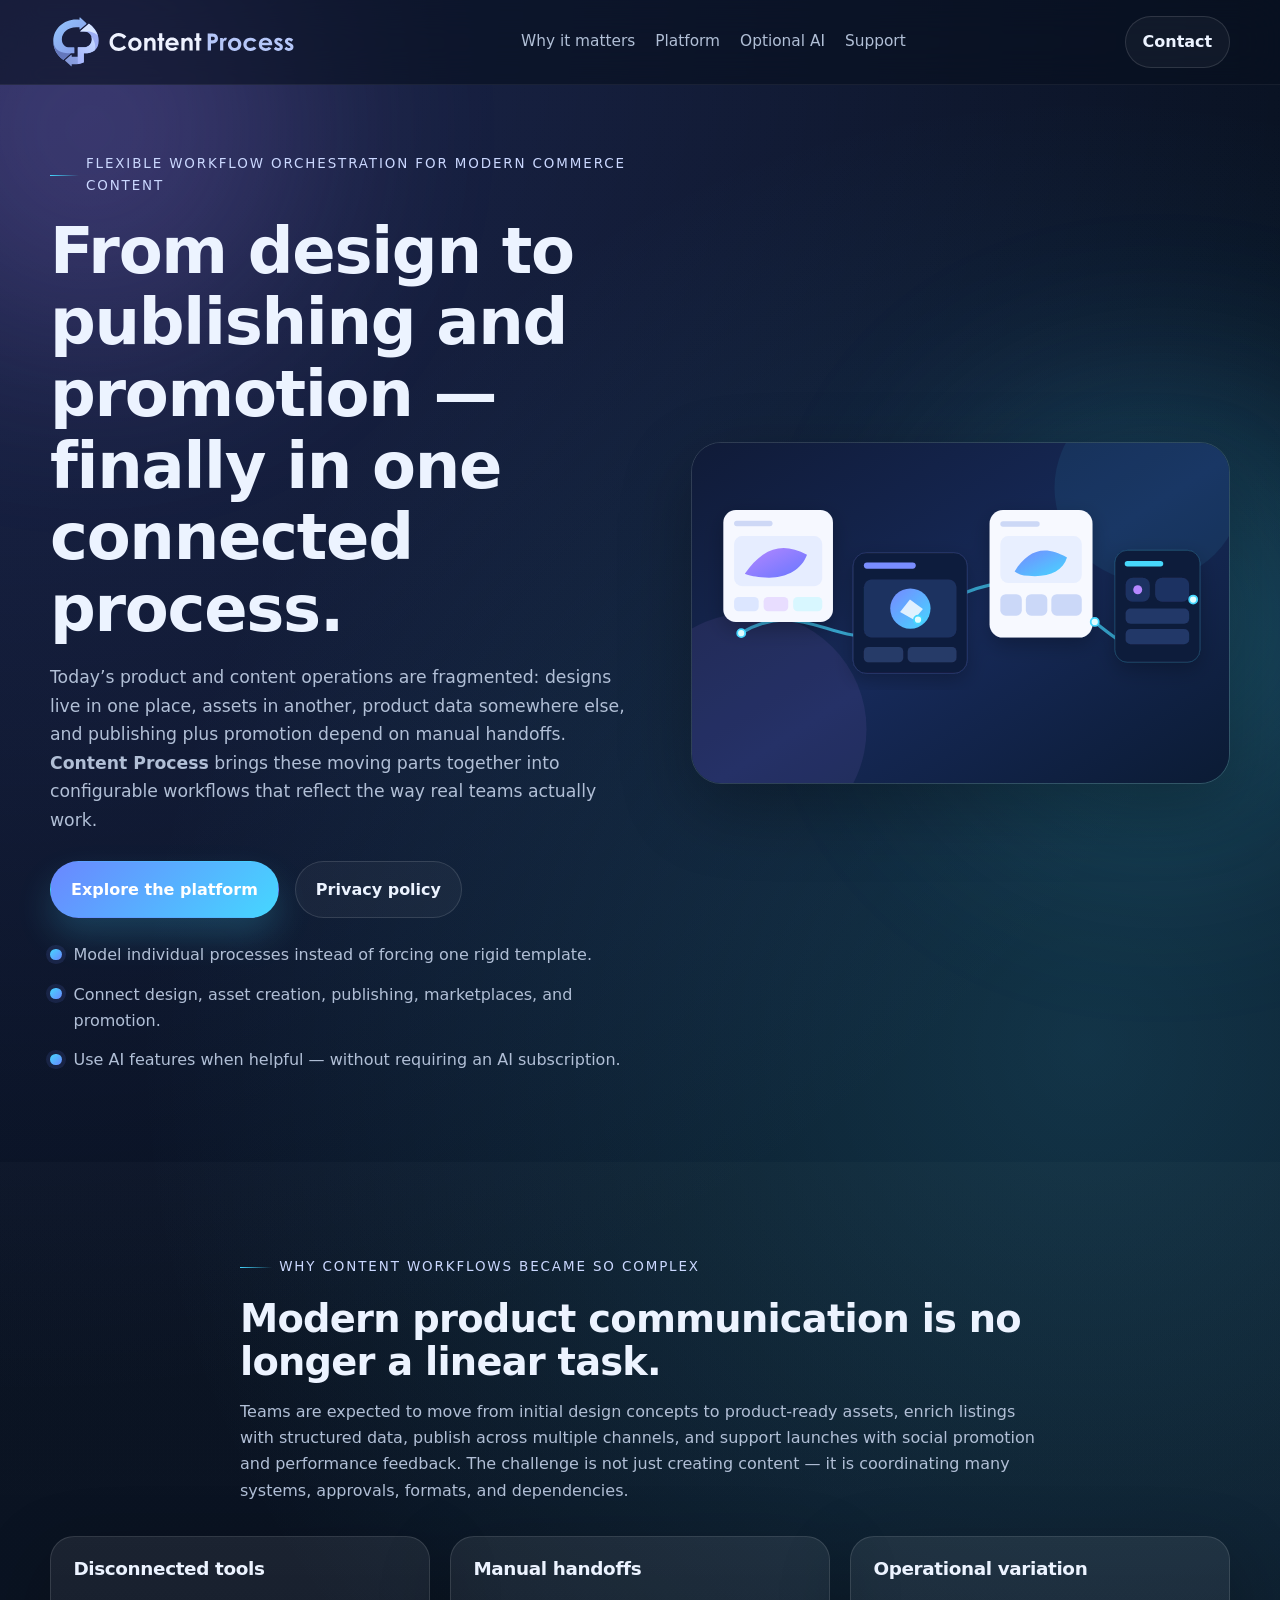
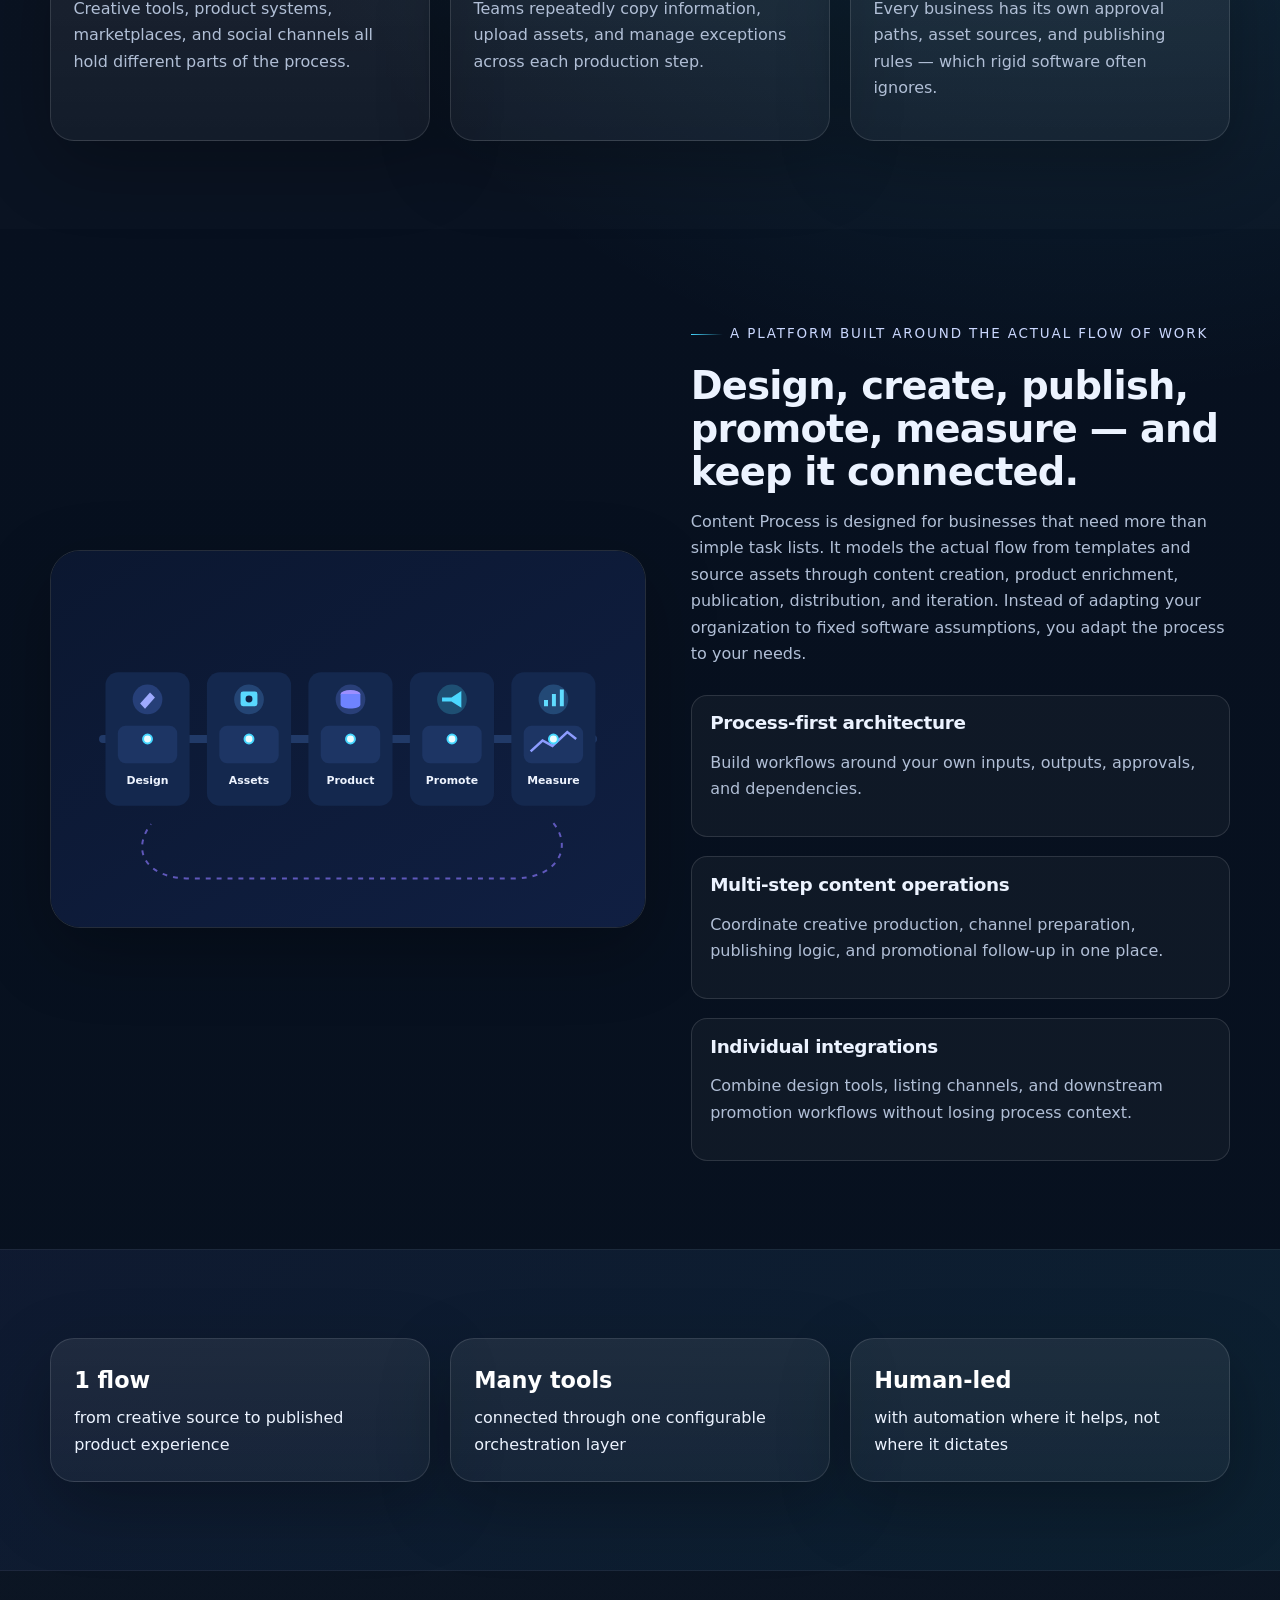
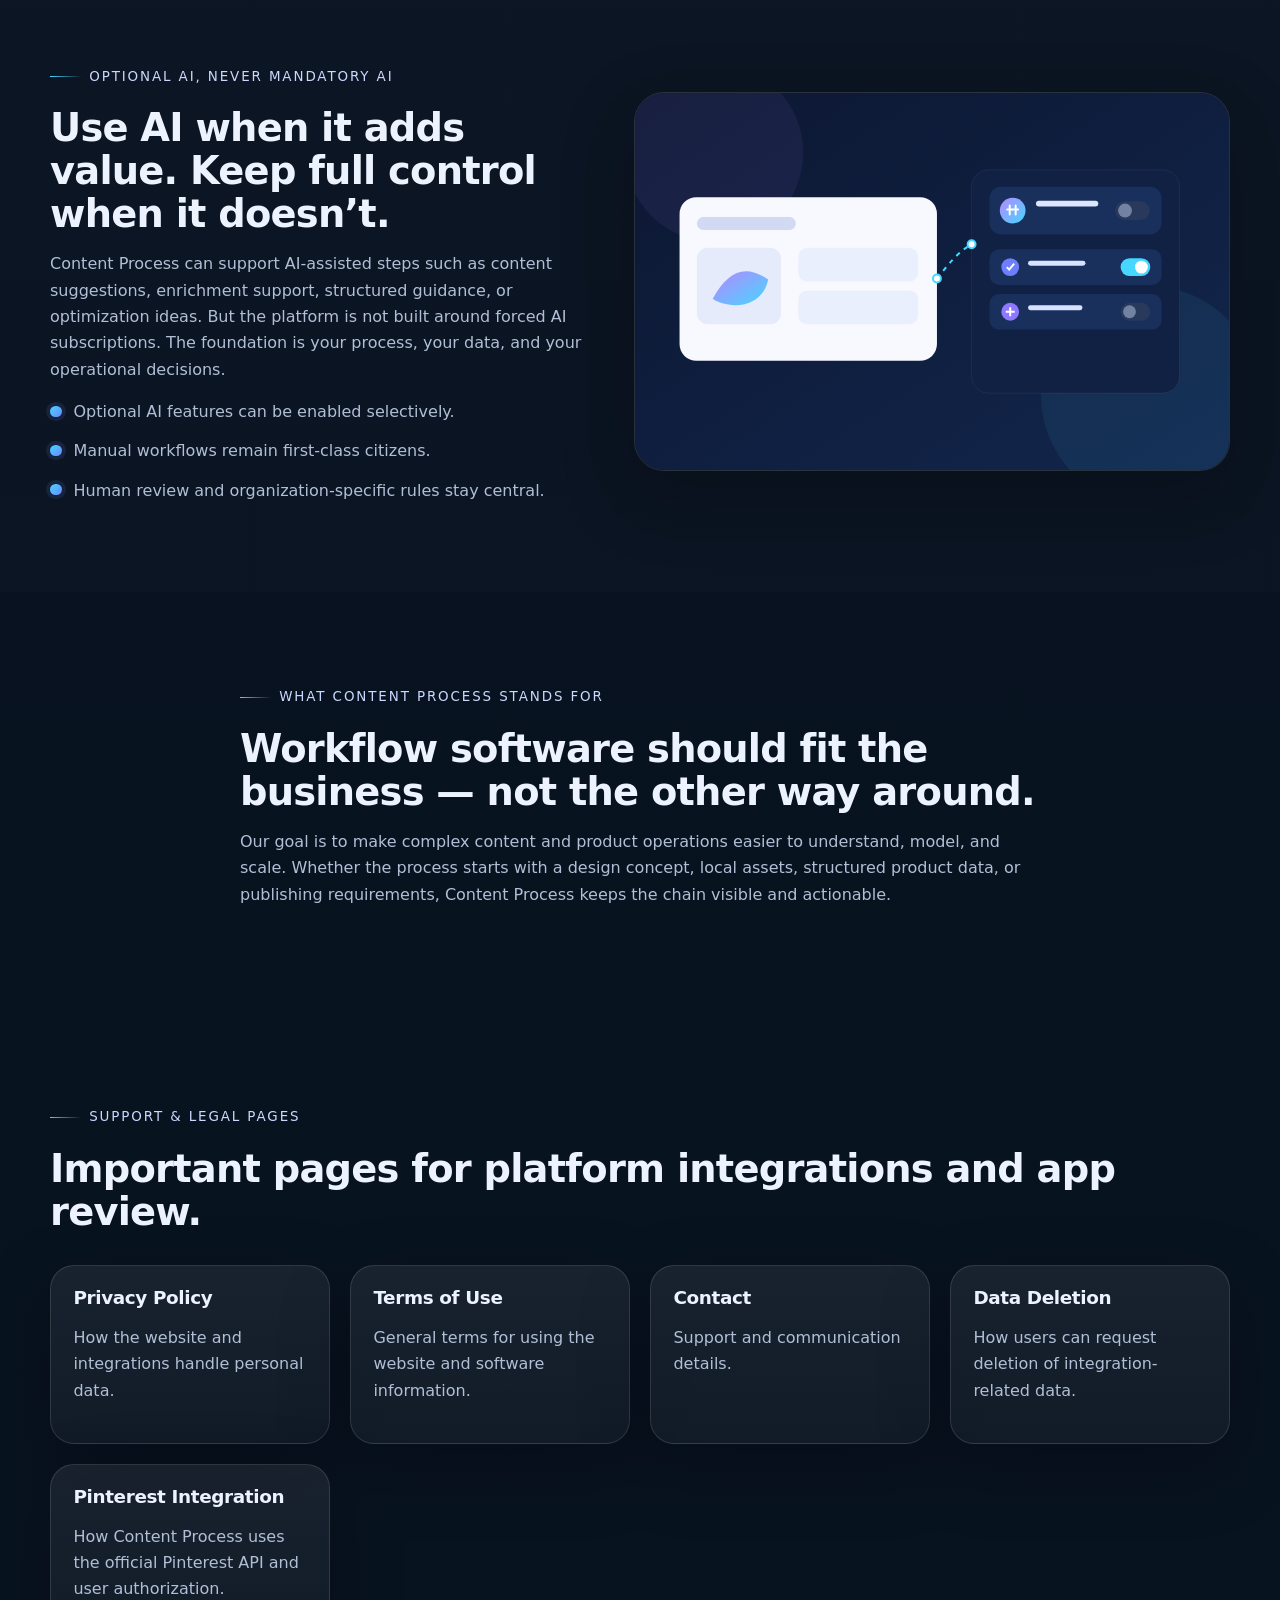
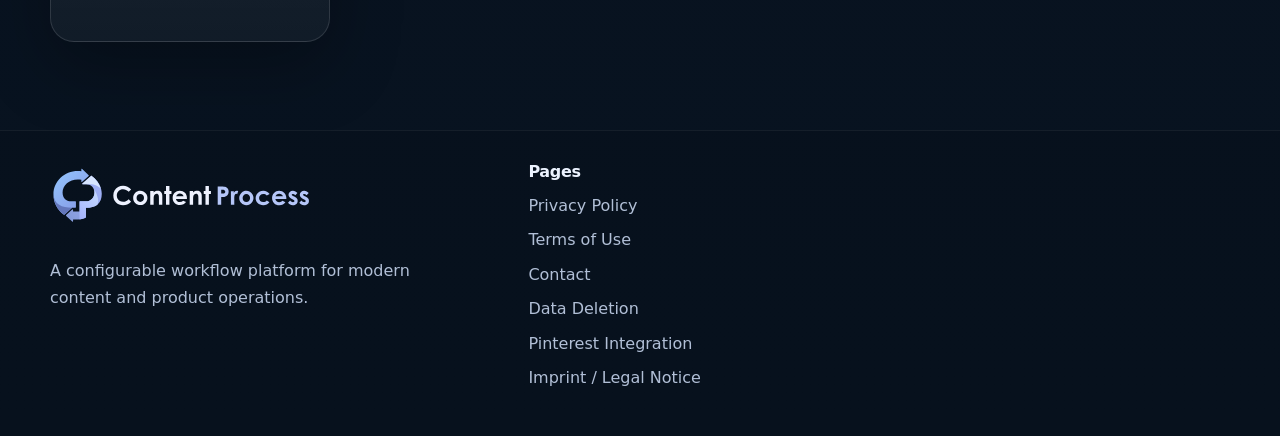
<file: index.html>
<!DOCTYPE html><html lang="en"><head><meta charset="UTF-8"><meta name="viewport" content="width=device-width,initial-scale=1"><title>Content Process — Flexible content workflows from design to promotion</title><meta name="description" content="Content Process connects design, content creation, product publishing and promotion in configurable workflows with optional AI."><link rel="icon" href="assets/img/favicon.svg" type="image/svg+xml"><link rel="stylesheet" href="assets/css/styles.css"></head><body><div class="site-shell"><header class="topbar"><div class="container nav-wrap"><a href="index.html" class="brand" aria-label="Content Process home"><img class="brand-logo" src="assets/img/content-process-logo-v3.svg" alt="Content Process"></a><nav class="nav"><a href="#problem">Why it matters</a><a href="#platform">Platform</a><a href="#ai">Optional AI</a><a href="#pages">Support</a></nav><a class="button ghost small" href="contact.html">Contact</a></div></header><main><section class="hero section"><div class="container hero-grid"><div class="hero-copy reveal"><span class="eyebrow">Flexible workflow orchestration for modern commerce content</span><h1>From design to publishing and promotion — finally in one connected process.</h1><p class="lead">Today’s product and content operations are fragmented: designs live in one place, assets in another, product data somewhere else, and publishing plus promotion depend on manual handoffs. <strong>Content Process</strong> brings these moving parts together into configurable workflows that reflect the way real teams actually work.</p><div class="cta-row"><a class="button primary" href="#platform">Explore the platform</a><a class="button secondary" href="privacy.html">Privacy policy</a></div><ul class="hero-points"><li>Model individual processes instead of forcing one rigid template.</li><li>Connect design, asset creation, publishing, marketplaces, and promotion.</li><li>Use AI features when helpful — without requiring an AI subscription.</li></ul></div><div class="hero-art reveal delay-1"><img src="assets/img/hero-workflow.svg" alt="Connected workflow from design and content creation to publishing and promotion"></div></div></section><section id="problem" class="section muted"><div class="container narrow reveal"><span class="eyebrow">Why content workflows became so complex</span><h2>Modern product communication is no longer a linear task.</h2><p>Teams are expected to move from initial design concepts to product-ready assets, enrich listings with structured data, publish across multiple channels, and support launches with social promotion and performance feedback. The challenge is not just creating content — it is coordinating many systems, approvals, formats, and dependencies.</p></div><div class="container cards three-col"><article class="card reveal delay-1"><h3>Disconnected tools</h3><p>Creative tools, product systems, marketplaces, and social channels all hold different parts of the process.</p></article><article class="card reveal delay-2"><h3>Manual handoffs</h3><p>Teams repeatedly copy information, upload assets, and manage exceptions across each production step.</p></article><article class="card reveal delay-3"><h3>Operational variation</h3><p>Every business has its own approval paths, asset sources, and publishing rules — which rigid software often ignores.</p></article></div></section><section id="platform" class="section"><div class="container split section-gap"><div class="media reveal"><img src="assets/img/process-map.svg" alt="Structured workflow map from design to analytics"></div><div class="copy reveal delay-1"><span class="eyebrow">A platform built around the actual flow of work</span><h2>Design, create, publish, promote, measure — and keep it connected.</h2><p>Content Process is designed for businesses that need more than simple task lists. It models the actual flow from templates and source assets through content creation, product enrichment, publication, distribution, and iteration. Instead of adapting your organization to fixed software assumptions, you adapt the process to your needs.</p><div class="feature-list"><div><h3>Process-first architecture</h3><p>Build workflows around your own inputs, outputs, approvals, and dependencies.</p></div><div><h3>Multi-step content operations</h3><p>Coordinate creative production, channel preparation, publishing logic, and promotional follow-up in one place.</p></div><div><h3>Individual integrations</h3><p>Combine design tools, listing channels, and downstream promotion workflows without losing process context.</p></div></div></div></div></section><section class="section accent-band"><div class="container metric-grid"><div class="metric reveal"><strong>1 flow</strong><span>from creative source to published product experience</span></div><div class="metric reveal delay-1"><strong>Many tools</strong><span>connected through one configurable orchestration layer</span></div><div class="metric reveal delay-2"><strong>Human-led</strong><span>with automation where it helps, not where it dictates</span></div></div></section><section id="ai" class="section muted"><div class="container split reverse section-gap"><div class="copy reveal"><span class="eyebrow">Optional AI, never mandatory AI</span><h2>Use AI when it adds value. Keep full control when it doesn’t.</h2><p>Content Process can support AI-assisted steps such as content suggestions, enrichment support, structured guidance, or optimization ideas. But the platform is not built around forced AI subscriptions. The foundation is your process, your data, and your operational decisions.</p><ul class="check-list"><li>Optional AI features can be enabled selectively.</li><li>Manual workflows remain first-class citizens.</li><li>Human review and organization-specific rules stay central.</li></ul></div><div class="media reveal delay-1"><img src="assets/img/optional-ai.svg" alt="Workflow with optional AI assistance and human control"></div></div></section><section class="section"><div class="container narrow reveal"><span class="eyebrow">What Content Process stands for</span><h2>Workflow software should fit the business — not the other way around.</h2><p>Our goal is to make complex content and product operations easier to understand, model, and scale. Whether the process starts with a design concept, local assets, structured product data, or publishing requirements, Content Process keeps the chain visible and actionable.</p></div></section><section id="pages" class="section"><div class="container reveal"><span class="eyebrow">Support & legal pages</span><h2>Important pages for platform integrations and app review.</h2><div class="cards four-col"><a class="card link-card" href="privacy.html"><h3>Privacy Policy</h3><p>How the website and integrations handle personal data.</p></a><a class="card link-card" href="terms.html"><h3>Terms of Use</h3><p>General terms for using the website and software information.</p></a><a class="card link-card" href="contact.html"><h3>Contact</h3><p>Support and communication details.</p></a><a class="card link-card" href="data-deletion.html"><h3>Data Deletion</h3><p>How users can request deletion of integration-related data.</p></a><a class="card link-card" href="pinterest.html"><h3>Pinterest Integration</h3><p>How Content Process uses the official Pinterest API and user authorization.</p></a></div></div></section></main><footer class="footer"><div class="container footer-grid"><div><a href="index.html" class="brand footer-brand" aria-label="Content Process home"><img class="brand-logo" src="assets/img/content-process-logo-v3.svg" alt="Content Process"></a><p class="footer-copy">A configurable workflow platform for modern content and product operations.</p></div><div><h3>Pages</h3><ul><li><a href="privacy.html">Privacy Policy</a></li><li><a href="terms.html">Terms of Use</a></li><li><a href="contact.html">Contact</a></li><li><a href="data-deletion.html">Data Deletion</a></li><li><a href="pinterest.html">Pinterest Integration</a></li><li><a href="imprint.html">Imprint / Legal Notice</a></li></ul></div></div></footer></div><script src="assets/js/main.js"></script></body></html>
</file>
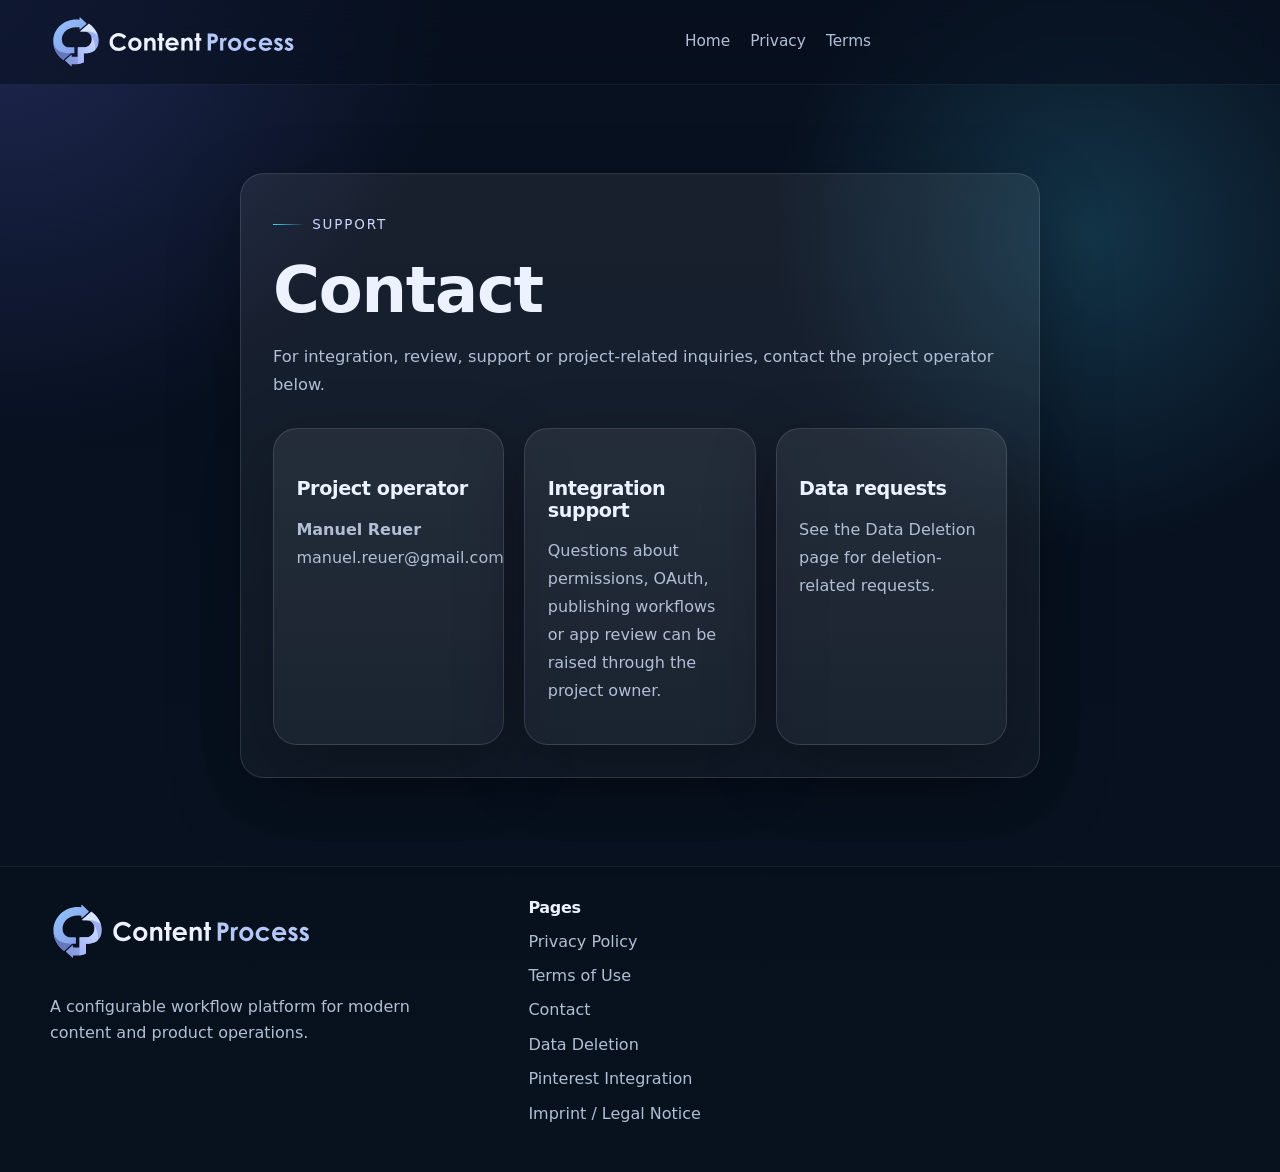
<file: contact.html>
<!DOCTYPE html><html lang="en"><head><meta charset="UTF-8"><meta name="viewport" content="width=device-width,initial-scale=1"><title>Contact — Content Process</title><link rel="icon" href="assets/img/favicon.svg" type="image/svg+xml"><link rel="stylesheet" href="assets/css/styles.css"></head><body><header class="topbar compact"><div class="container nav-wrap"><a href="index.html" class="brand" aria-label="Content Process home"><img class="brand-logo" src="assets/img/content-process-logo-v3.svg" alt="Content Process"></a><nav class="nav"><a href="index.html">Home</a><a href="privacy.html">Privacy</a><a href="terms.html">Terms</a></nav></div></header><main><section class="section"><div class="container narrow legal"><span class="eyebrow">Support</span><h1>Contact</h1><p class="legal-intro">For integration, review, support or project-related inquiries, contact the project operator below.</p><div class="contact-grid"><article class="card"><h2>Project operator</h2><p><strong>Manuel Reuer</strong><br><a href="mailto:manuel.reuer@gmail.com">manuel.reuer@gmail.com</a></p></article><article class="card"><h2>Integration support</h2><p>Questions about permissions, OAuth, publishing workflows or app review can be raised through the project owner.</p></article><article class="card"><h2>Data requests</h2><p>See the <a href="data-deletion.html">Data Deletion</a> page for deletion-related requests.</p></article></div></div></section></main><footer class="footer"><div class="container footer-grid"><div><a href="index.html" class="brand footer-brand" aria-label="Content Process home"><img class="brand-logo" src="assets/img/content-process-logo-v3.svg" alt="Content Process"></a><p class="footer-copy">A configurable workflow platform for modern content and product operations.</p></div><div><h3>Pages</h3><ul><li><a href="privacy.html">Privacy Policy</a></li><li><a href="terms.html">Terms of Use</a></li><li><a href="contact.html">Contact</a></li><li><a href="data-deletion.html">Data Deletion</a></li><li><a href="pinterest.html">Pinterest Integration</a></li><li><a href="imprint.html">Imprint / Legal Notice</a></li></ul></div></div></footer></body></html>
</file>
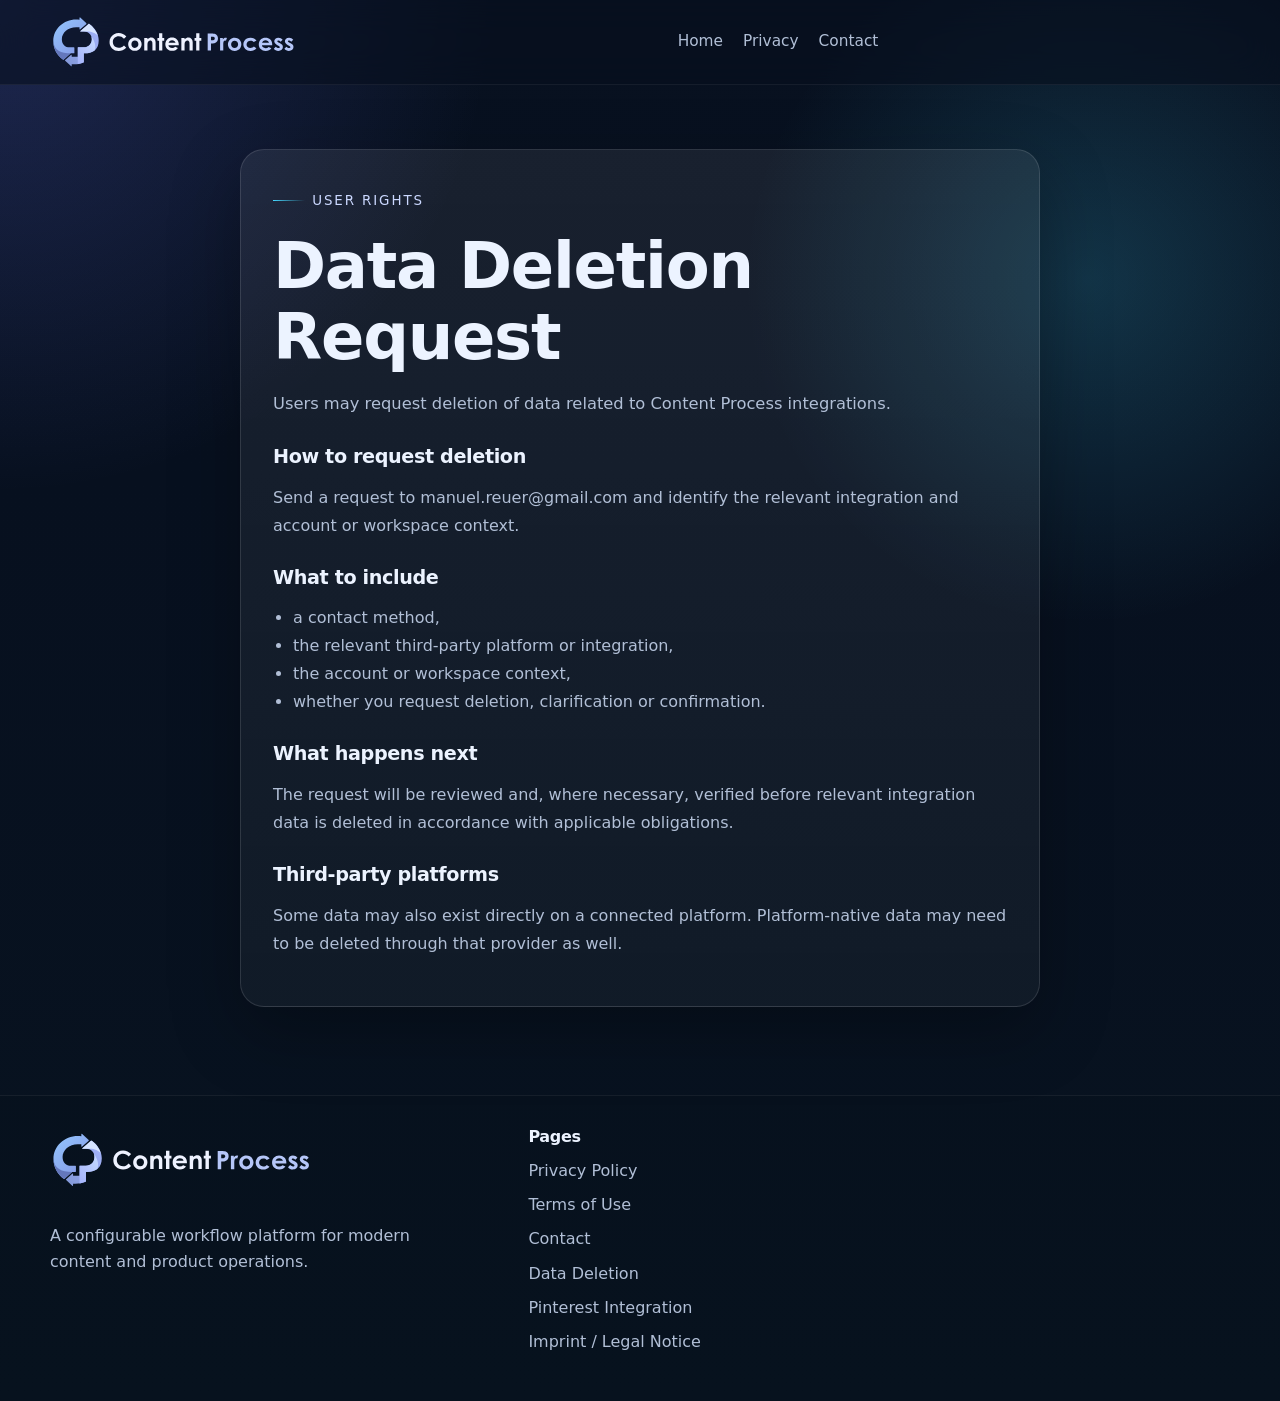
<file: data-deletion.html>
<!DOCTYPE html><html lang="en"><head><meta charset="UTF-8"><meta name="viewport" content="width=device-width,initial-scale=1"><title>Data Deletion — Content Process</title><link rel="icon" href="assets/img/favicon.svg" type="image/svg+xml"><link rel="stylesheet" href="assets/css/styles.css"></head><body><header class="topbar compact"><div class="container nav-wrap"><a href="index.html" class="brand" aria-label="Content Process home"><img class="brand-logo" src="assets/img/content-process-logo-v3.svg" alt="Content Process"></a><nav class="nav"><a href="index.html">Home</a><a href="privacy.html">Privacy</a><a href="contact.html">Contact</a></nav></div></header><main class="legal-page"><section class="section"><div class="container narrow legal"><span class="eyebrow">User rights</span><h1>Data Deletion Request</h1><p class="legal-intro">Users may request deletion of data related to Content Process integrations.</p><h2>How to request deletion</h2><p>Send a request to <a href="mailto:manuel.reuer@gmail.com">manuel.reuer@gmail.com</a> and identify the relevant integration and account or workspace context.</p><h2>What to include</h2><ul><li>a contact method,</li><li>the relevant third-party platform or integration,</li><li>the account or workspace context,</li><li>whether you request deletion, clarification or confirmation.</li></ul><h2>What happens next</h2><p>The request will be reviewed and, where necessary, verified before relevant integration data is deleted in accordance with applicable obligations.</p><h2>Third-party platforms</h2><p>Some data may also exist directly on a connected platform. Platform-native data may need to be deleted through that provider as well.</p></div></section></main><footer class="footer"><div class="container footer-grid"><div><a href="index.html" class="brand footer-brand" aria-label="Content Process home"><img class="brand-logo" src="assets/img/content-process-logo-v3.svg" alt="Content Process"></a><p class="footer-copy">A configurable workflow platform for modern content and product operations.</p></div><div><h3>Pages</h3><ul><li><a href="privacy.html">Privacy Policy</a></li><li><a href="terms.html">Terms of Use</a></li><li><a href="contact.html">Contact</a></li><li><a href="data-deletion.html">Data Deletion</a></li><li><a href="pinterest.html">Pinterest Integration</a></li><li><a href="imprint.html">Imprint / Legal Notice</a></li></ul></div></div></footer></body></html>
</file>
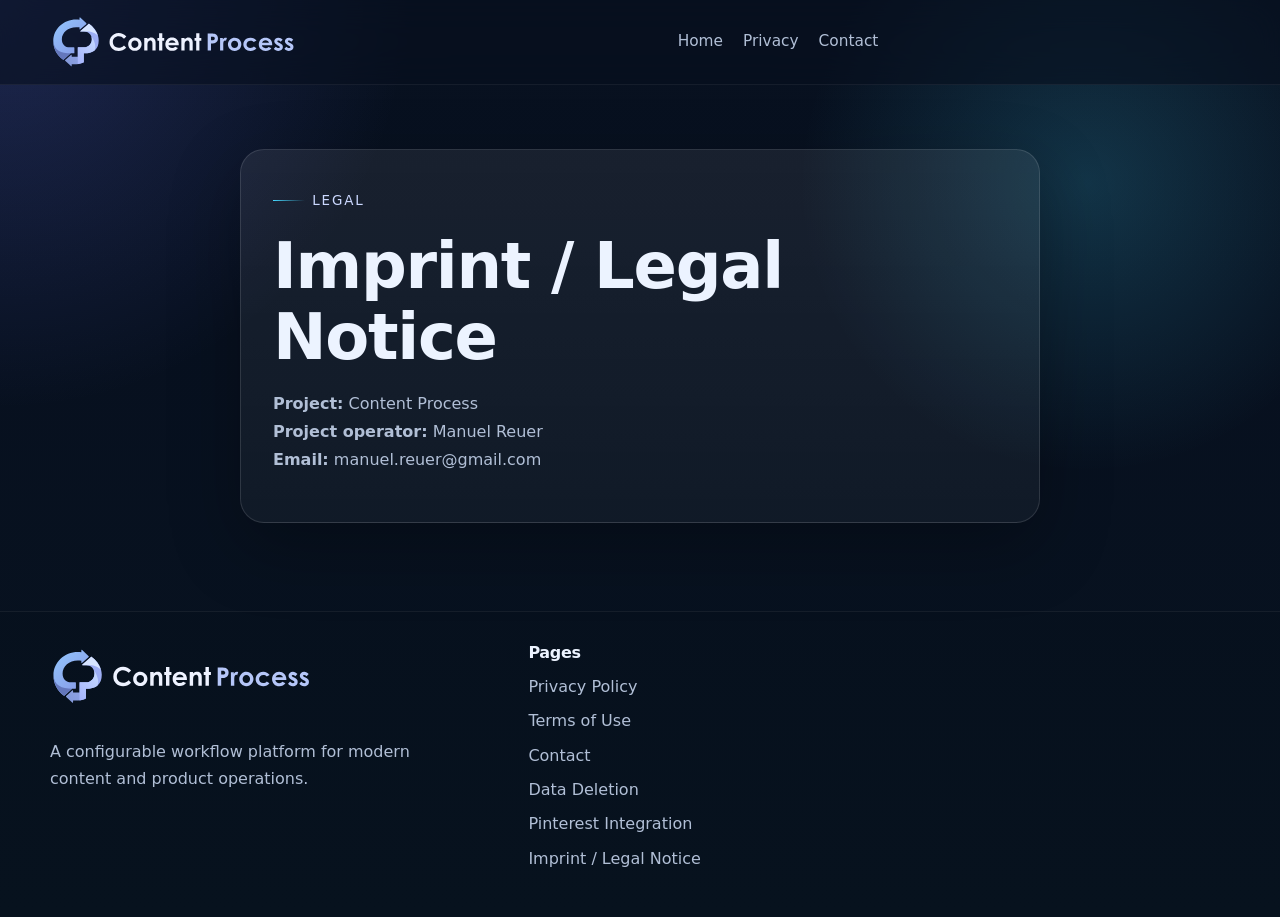
<file: imprint.html>
<!DOCTYPE html><html lang="en"><head><meta charset="UTF-8"><meta name="viewport" content="width=device-width,initial-scale=1"><title>Imprint / Legal Notice — Content Process</title><link rel="icon" href="assets/img/favicon.svg" type="image/svg+xml"><link rel="stylesheet" href="assets/css/styles.css"></head><body><header class="topbar compact"><div class="container nav-wrap"><a href="index.html" class="brand" aria-label="Content Process home"><img class="brand-logo" src="assets/img/content-process-logo-v3.svg" alt="Content Process"></a><nav class="nav"><a href="index.html">Home</a><a href="privacy.html">Privacy</a><a href="contact.html">Contact</a></nav></div></header><main class="legal-page"><section class="section"><div class="container narrow legal"><span class="eyebrow">Legal</span><h1>Imprint / Legal Notice</h1><p><strong>Project:</strong> Content Process<br><strong>Project operator:</strong> Manuel Reuer<br><strong>Email:</strong> <a href="mailto:manuel.reuer@gmail.com">manuel.reuer@gmail.com</a></p></div></section></main><footer class="footer"><div class="container footer-grid"><div><a href="index.html" class="brand footer-brand" aria-label="Content Process home"><img class="brand-logo" src="assets/img/content-process-logo-v3.svg" alt="Content Process"></a><p class="footer-copy">A configurable workflow platform for modern content and product operations.</p></div><div><h3>Pages</h3><ul><li><a href="privacy.html">Privacy Policy</a></li><li><a href="terms.html">Terms of Use</a></li><li><a href="contact.html">Contact</a></li><li><a href="data-deletion.html">Data Deletion</a></li><li><a href="pinterest.html">Pinterest Integration</a></li><li><a href="imprint.html">Imprint / Legal Notice</a></li></ul></div></div></footer></body></html>
</file>
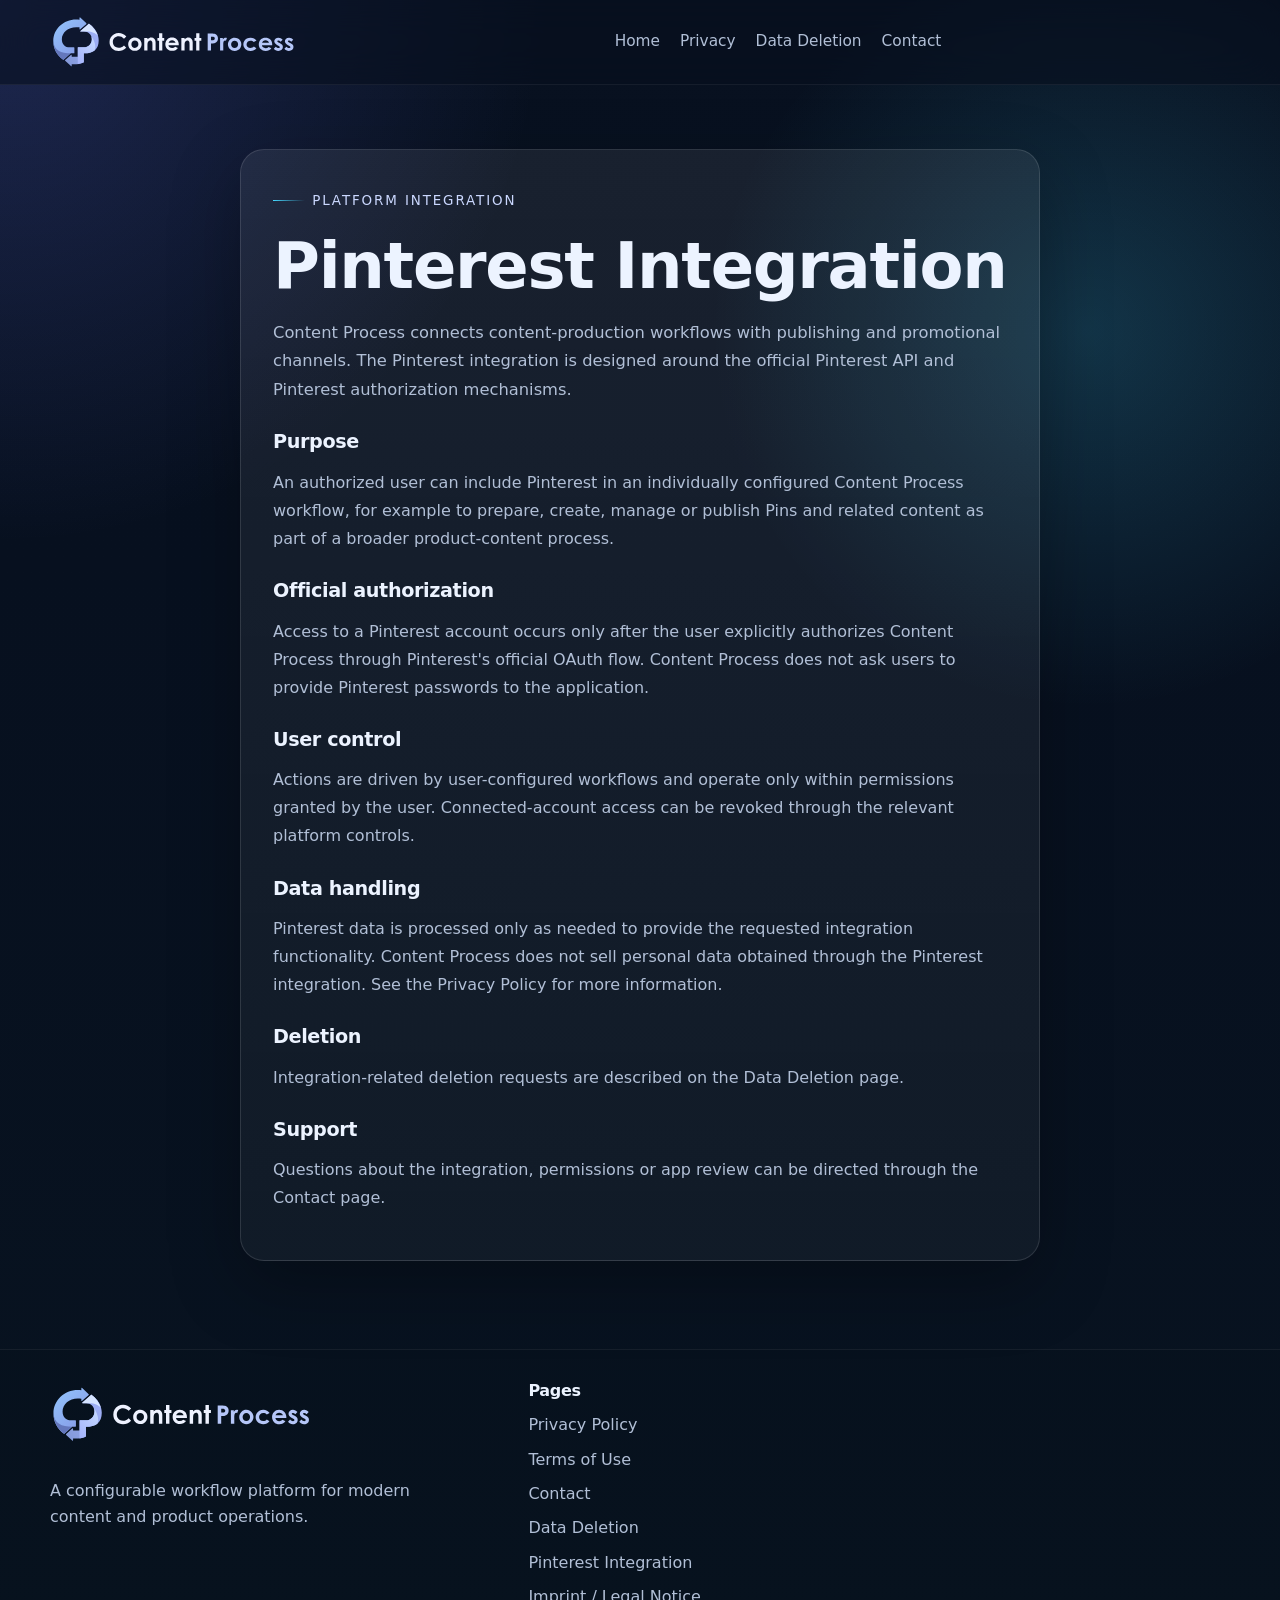
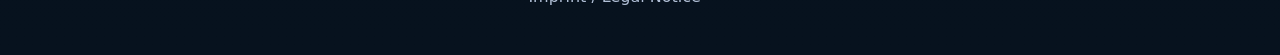
<file: pinterest.html>
<!DOCTYPE html><html lang="en"><head><meta charset="UTF-8"><meta name="viewport" content="width=device-width,initial-scale=1"><title>Pinterest Integration — Content Process</title><meta name="description" content="How Content Process intends to use the official Pinterest API."><link rel="icon" href="assets/img/favicon.svg" type="image/svg+xml"><link rel="stylesheet" href="assets/css/styles.css"></head><body><header class="topbar compact"><div class="container nav-wrap"><a href="index.html" class="brand" aria-label="Content Process home"><img class="brand-logo" src="assets/img/content-process-logo-v3.svg" alt="Content Process"></a><nav class="nav"><a href="index.html">Home</a><a href="privacy.html">Privacy</a><a href="data-deletion.html">Data Deletion</a><a href="contact.html">Contact</a></nav></div></header><main class="legal-page"><section class="section"><div class="container narrow legal"><span class="eyebrow">Platform integration</span><h1>Pinterest Integration</h1><p class="legal-intro">Content Process connects content-production workflows with publishing and promotional channels. The Pinterest integration is designed around the official Pinterest API and Pinterest authorization mechanisms.</p><h2>Purpose</h2><p>An authorized user can include Pinterest in an individually configured Content Process workflow, for example to prepare, create, manage or publish Pins and related content as part of a broader product-content process.</p><h2>Official authorization</h2><p>Access to a Pinterest account occurs only after the user explicitly authorizes Content Process through Pinterest's official OAuth flow. Content Process does not ask users to provide Pinterest passwords to the application.</p><h2>User control</h2><p>Actions are driven by user-configured workflows and operate only within permissions granted by the user. Connected-account access can be revoked through the relevant platform controls.</p><h2>Data handling</h2><p>Pinterest data is processed only as needed to provide the requested integration functionality. Content Process does not sell personal data obtained through the Pinterest integration. See the <a href="privacy.html">Privacy Policy</a> for more information.</p><h2>Deletion</h2><p>Integration-related deletion requests are described on the <a href="data-deletion.html">Data Deletion</a> page.</p><h2>Support</h2><p>Questions about the integration, permissions or app review can be directed through the <a href="contact.html">Contact</a> page.</p></div></section></main><footer class="footer"><div class="container footer-grid"><div><a href="index.html" class="brand footer-brand" aria-label="Content Process home"><img class="brand-logo" src="assets/img/content-process-logo-v3.svg" alt="Content Process"></a><p class="footer-copy">A configurable workflow platform for modern content and product operations.</p></div><div><h3>Pages</h3><ul><li><a href="privacy.html">Privacy Policy</a></li><li><a href="terms.html">Terms of Use</a></li><li><a href="contact.html">Contact</a></li><li><a href="data-deletion.html">Data Deletion</a></li><li><a href="pinterest.html">Pinterest Integration</a></li><li><a href="imprint.html">Imprint / Legal Notice</a></li></ul></div></div></footer></body></html>
</file>
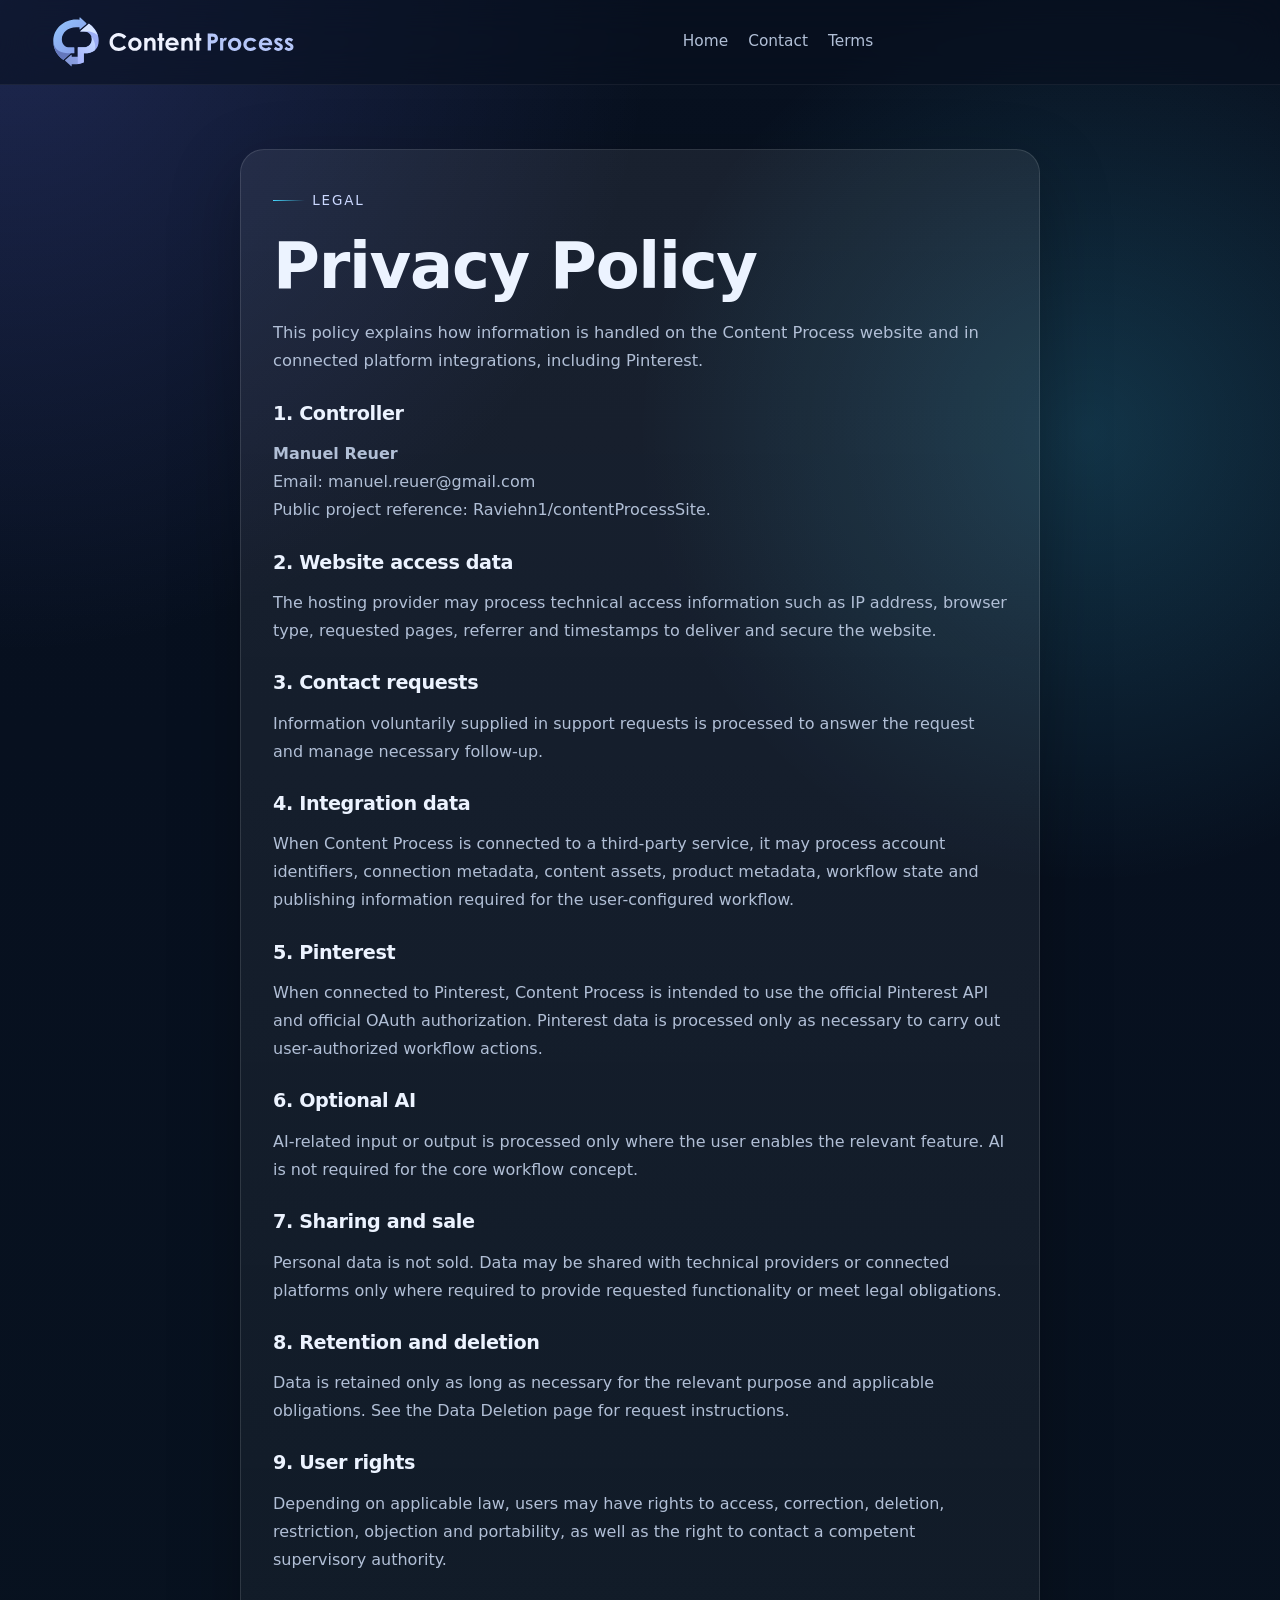
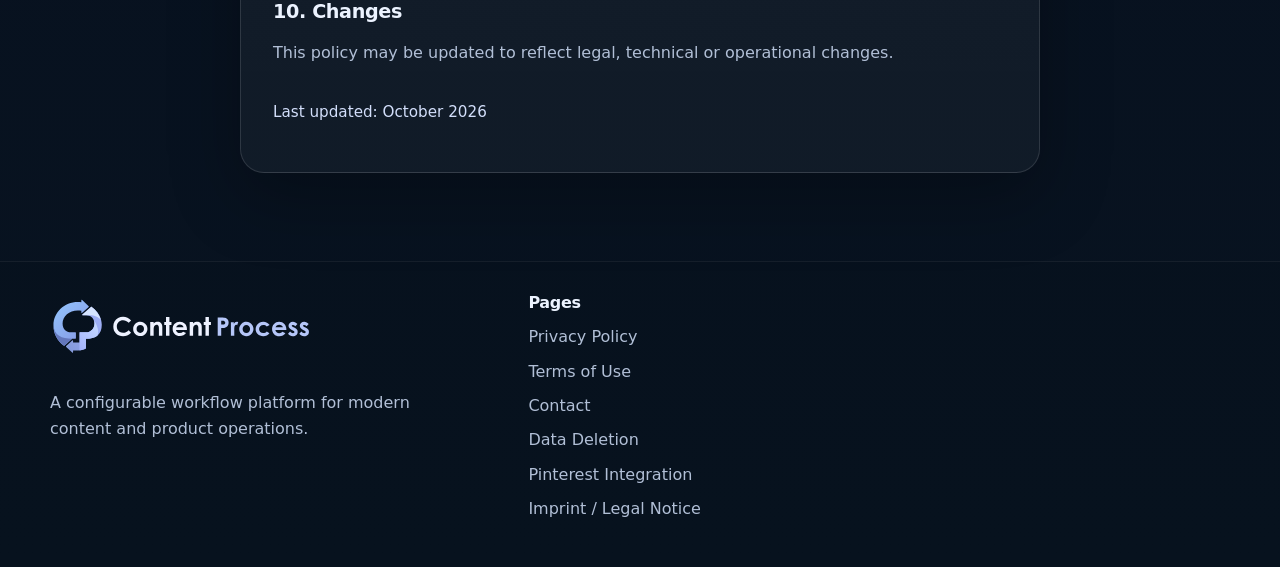
<file: privacy.html>
<!DOCTYPE html><html lang="en"><head><meta charset="UTF-8"><meta name="viewport" content="width=device-width,initial-scale=1"><title>Privacy Policy — Content Process</title><link rel="icon" href="assets/img/favicon.svg" type="image/svg+xml"><link rel="stylesheet" href="assets/css/styles.css"></head><body><header class="topbar compact"><div class="container nav-wrap"><a href="index.html" class="brand" aria-label="Content Process home"><img class="brand-logo" src="assets/img/content-process-logo-v3.svg" alt="Content Process"></a><nav class="nav"><a href="index.html">Home</a><a href="contact.html">Contact</a><a href="terms.html">Terms</a></nav></div></header><main class="legal-page"><section class="section"><div class="container narrow legal"><span class="eyebrow">Legal</span><h1>Privacy Policy</h1><p class="legal-intro">This policy explains how information is handled on the Content Process website and in connected platform integrations, including Pinterest.</p><h2>1. Controller</h2><p><strong>Manuel Reuer</strong><br>Email: <a href="mailto:manuel.reuer@gmail.com">manuel.reuer@gmail.com</a><br>Public project reference: <a href="https://github.com/Raviehn1/contentProcessSite">Raviehn1/contentProcessSite</a>.</p><h2>2. Website access data</h2><p>The hosting provider may process technical access information such as IP address, browser type, requested pages, referrer and timestamps to deliver and secure the website.</p><h2>3. Contact requests</h2><p>Information voluntarily supplied in support requests is processed to answer the request and manage necessary follow-up.</p><h2>4. Integration data</h2><p>When Content Process is connected to a third-party service, it may process account identifiers, connection metadata, content assets, product metadata, workflow state and publishing information required for the user-configured workflow.</p><h2>5. Pinterest</h2><p>When connected to Pinterest, Content Process is intended to use the official Pinterest API and official OAuth authorization. Pinterest data is processed only as necessary to carry out user-authorized workflow actions.</p><h2>6. Optional AI</h2><p>AI-related input or output is processed only where the user enables the relevant feature. AI is not required for the core workflow concept.</p><h2>7. Sharing and sale</h2><p>Personal data is not sold. Data may be shared with technical providers or connected platforms only where required to provide requested functionality or meet legal obligations.</p><h2>8. Retention and deletion</h2><p>Data is retained only as long as necessary for the relevant purpose and applicable obligations. See the <a href="data-deletion.html">Data Deletion</a> page for request instructions.</p><h2>9. User rights</h2><p>Depending on applicable law, users may have rights to access, correction, deletion, restriction, objection and portability, as well as the right to contact a competent supervisory authority.</p><h2>10. Changes</h2><p>This policy may be updated to reflect legal, technical or operational changes.</p><p class="updated">Last updated: October 2026</p></div></section></main><footer class="footer"><div class="container footer-grid"><div><a href="index.html" class="brand footer-brand" aria-label="Content Process home"><img class="brand-logo" src="assets/img/content-process-logo-v3.svg" alt="Content Process"></a><p class="footer-copy">A configurable workflow platform for modern content and product operations.</p></div><div><h3>Pages</h3><ul><li><a href="privacy.html">Privacy Policy</a></li><li><a href="terms.html">Terms of Use</a></li><li><a href="contact.html">Contact</a></li><li><a href="data-deletion.html">Data Deletion</a></li><li><a href="pinterest.html">Pinterest Integration</a></li><li><a href="imprint.html">Imprint / Legal Notice</a></li></ul></div></div></footer></body></html>
</file>
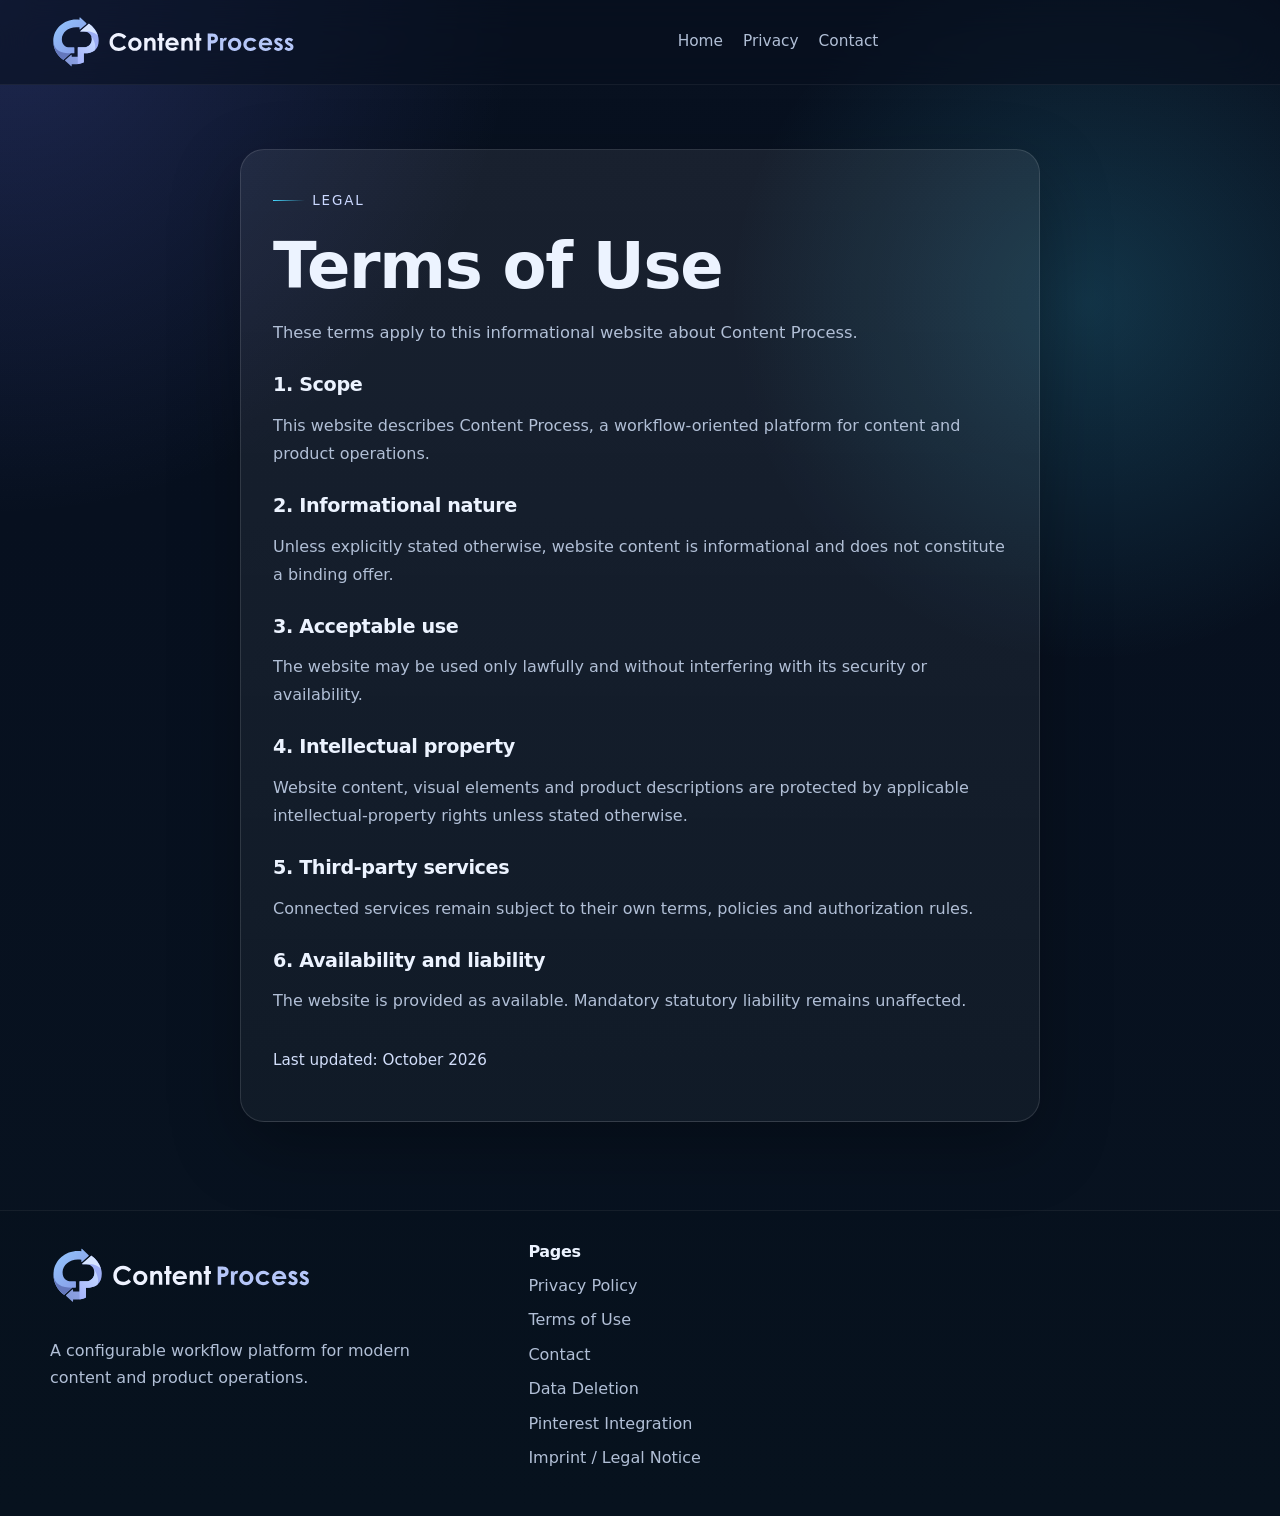
<file: terms.html>
<!DOCTYPE html><html lang="en"><head><meta charset="UTF-8"><meta name="viewport" content="width=device-width,initial-scale=1"><title>Terms of Use — Content Process</title><link rel="icon" href="assets/img/favicon.svg" type="image/svg+xml"><link rel="stylesheet" href="assets/css/styles.css"></head><body><header class="topbar compact"><div class="container nav-wrap"><a href="index.html" class="brand" aria-label="Content Process home"><img class="brand-logo" src="assets/img/content-process-logo-v3.svg" alt="Content Process"></a><nav class="nav"><a href="index.html">Home</a><a href="privacy.html">Privacy</a><a href="contact.html">Contact</a></nav></div></header><main class="legal-page"><section class="section"><div class="container narrow legal"><span class="eyebrow">Legal</span><h1>Terms of Use</h1><p class="legal-intro">These terms apply to this informational website about Content Process.</p><h2>1. Scope</h2><p>This website describes Content Process, a workflow-oriented platform for content and product operations.</p><h2>2. Informational nature</h2><p>Unless explicitly stated otherwise, website content is informational and does not constitute a binding offer.</p><h2>3. Acceptable use</h2><p>The website may be used only lawfully and without interfering with its security or availability.</p><h2>4. Intellectual property</h2><p>Website content, visual elements and product descriptions are protected by applicable intellectual-property rights unless stated otherwise.</p><h2>5. Third-party services</h2><p>Connected services remain subject to their own terms, policies and authorization rules.</p><h2>6. Availability and liability</h2><p>The website is provided as available. Mandatory statutory liability remains unaffected.</p><p class="updated">Last updated: October 2026</p></div></section></main><footer class="footer"><div class="container footer-grid"><div><a href="index.html" class="brand footer-brand" aria-label="Content Process home"><img class="brand-logo" src="assets/img/content-process-logo-v3.svg" alt="Content Process"></a><p class="footer-copy">A configurable workflow platform for modern content and product operations.</p></div><div><h3>Pages</h3><ul><li><a href="privacy.html">Privacy Policy</a></li><li><a href="terms.html">Terms of Use</a></li><li><a href="contact.html">Contact</a></li><li><a href="data-deletion.html">Data Deletion</a></li><li><a href="pinterest.html">Pinterest Integration</a></li><li><a href="imprint.html">Imprint / Legal Notice</a></li></ul></div></div></footer></body></html>
</file>
<file: assets/css/styles.css>
:root{--bg:#07101f;--surface:rgba(17,31,56,.72);--border:rgba(255,255,255,.12);--text:#ecf3ff;--muted:#b1bfd6;--accent:#6a87ff;--accent-2:#45d7ff;--accent-3:#b687ff;--shadow:0 24px 70px rgba(0,0,0,.28);--radius:24px;--max-width:1180px;}*{box-sizing:border-box}html{scroll-behavior:smooth}body{margin:0;font-family:Inter,ui-sans-serif,system-ui,-apple-system,BlinkMacSystemFont,"Segoe UI",sans-serif;color:var(--text);background:radial-gradient(circle at top left,rgba(109,121,255,.22),transparent 26%),radial-gradient(circle at 85% 20%,rgba(69,215,255,.18),transparent 22%),linear-gradient(180deg,#081120 0%,#07101f 34%,#081320 100%);line-height:1.65}img{max-width:100%;display:block}a{color:inherit;text-decoration:none}p,li{color:var(--muted)}h1,h2,h3{margin:0 0 .7rem;line-height:1.12;letter-spacing:-.02em}h1{font-size:clamp(2.6rem,5vw,4.8rem)}h2{font-size:clamp(2rem,3vw,3rem)}h3{font-size:1.15rem}.site-shell{min-height:100vh;position:relative;overflow:clip}.site-shell:before,.site-shell:after{content:"";position:fixed;width:420px;height:420px;border-radius:50%;filter:blur(110px);opacity:.22;pointer-events:none;z-index:-1}.site-shell:before{top:-80px;left:-120px;background:var(--accent-3)}.site-shell:after{right:-90px;bottom:8%;background:var(--accent-2)}.container{width:min(calc(100% - 2rem),var(--max-width));margin:0 auto}.narrow{width:min(calc(100% - 2rem),800px)}.section{padding:5.5rem 0}.section-gap{gap:4rem}.muted{background:linear-gradient(180deg,rgba(255,255,255,.02),rgba(255,255,255,.015))}.topbar{position:sticky;top:0;z-index:20;backdrop-filter:blur(18px);background:rgba(7,16,31,.6);border-bottom:1px solid rgba(255,255,255,.06)}.topbar.compact{position:relative}.nav-wrap{display:flex;align-items:center;justify-content:space-between;gap:1.5rem;min-height:84px}.brand{display:inline-flex;align-items:center;flex:0 0 auto;min-width:0}.brand-logo{display:block;width:252px;height:auto;max-width:min(32vw,252px)}.footer-brand{margin-bottom:.9rem}.footer-brand .brand-logo{width:268px;max-width:min(48vw,268px)}.nav{display:flex;align-items:center;gap:1.25rem;flex-wrap:wrap;justify-content:center;flex:1 1 auto}.nav a{color:var(--muted);font-size:.96rem}.nav a:hover,.footer a:hover{color:var(--text)}.button{display:inline-flex;align-items:center;justify-content:center;gap:.5rem;padding:.9rem 1.25rem;border-radius:999px;font-weight:600;border:1px solid transparent;transition:transform .2s ease,box-shadow .2s ease,border-color .2s ease,background .2s ease}.button:hover{transform:translateY(-1px)}.button.small{padding:.72rem 1.05rem}.button.primary{background:linear-gradient(135deg,var(--accent),var(--accent-2));color:#fff;box-shadow:0 18px 35px rgba(69,215,255,.2)}.button.secondary,.button.ghost{border-color:var(--border);background:rgba(255,255,255,.04)}.hero{padding-top:4.25rem}.hero-grid,.split{display:grid;grid-template-columns:1.05fr .95fr;align-items:center;gap:2.8rem}.split.reverse{grid-template-columns:.95fr 1.05fr}.hero-copy h1{max-width:13ch}.lead{font-size:1.08rem;max-width:62ch}.eyebrow{display:inline-flex;align-items:center;gap:.45rem;margin-bottom:1.15rem;color:#cbd8ff;font-size:.84rem;text-transform:uppercase;letter-spacing:.14em}.eyebrow:before{content:"";width:2rem;height:1px;background:linear-gradient(90deg,var(--accent-2),transparent)}.cta-row{display:flex;gap:1rem;flex-wrap:wrap;margin:1.7rem 0 1.5rem}.hero-points,.check-list{margin:0;padding:0;list-style:none;display:grid;gap:.8rem}.hero-points li,.check-list li{display:flex;gap:.75rem;align-items:flex-start}.hero-points li:before,.check-list li:before{content:"";width:.72rem;height:.72rem;margin-top:.4rem;border-radius:50%;background:linear-gradient(135deg,var(--accent-2),var(--accent));box-shadow:0 0 0 4px rgba(106,135,255,.12);flex:0 0 auto}.hero-art img,.media img{width:100%;border-radius:30px;border:1px solid rgba(255,255,255,.12);box-shadow:var(--shadow)}.cards{display:grid;gap:1.25rem;margin-top:2rem}.three-col{grid-template-columns:repeat(3,minmax(0,1fr))}.four-col{grid-template-columns:repeat(4,minmax(0,1fr))}.card,.metric,.legal,.link-card,.contact-grid .card{background:linear-gradient(180deg,rgba(255,255,255,.07),rgba(255,255,255,.04));border:1px solid var(--border);border-radius:var(--radius);box-shadow:var(--shadow)}.card,.link-card,.contact-grid .card{padding:1.4rem}.link-card{transition:transform .2s ease,border-color .2s ease}.link-card:hover{transform:translateY(-4px);border-color:rgba(69,215,255,.45)}.feature-list{display:grid;gap:1.2rem;margin-top:1.7rem}.feature-list>div{padding:1.1rem 1.15rem;background:rgba(255,255,255,.035);border:1px solid var(--border);border-radius:16px}.accent-band{background:linear-gradient(135deg,rgba(106,135,255,.08),rgba(69,215,255,.08));border-top:1px solid rgba(255,255,255,.06);border-bottom:1px solid rgba(255,255,255,.06)}.metric-grid{display:grid;gap:1.25rem;grid-template-columns:repeat(3,minmax(0,1fr))}.metric{padding:1.45rem}.metric strong{display:block;margin-bottom:.4rem;font-size:1.4rem;color:#fff}.legal-page .section{padding-top:4rem}.legal{padding:2rem;line-height:1.75}.legal h2{font-size:1.2rem;margin-top:1.7rem;margin-bottom:.55rem}.legal ul{padding-left:1.25rem}.legal-intro{font-size:1.02rem}.updated{margin-top:2rem;font-size:.95rem;color:#d2defa}.contact-grid{display:grid;gap:1.25rem;grid-template-columns:repeat(3,minmax(0,1fr));margin-top:1.75rem}.footer{padding:2rem 0 2.8rem;border-top:1px solid rgba(255,255,255,.06);background:rgba(0,0,0,.08)}.footer-grid{display:grid;gap:2rem;grid-template-columns:1.2fr .8fr 1fr}.footer-copy,.footer-note{max-width:40ch}.footer h3{margin-bottom:.75rem;font-size:1rem}.footer ul{list-style:none;margin:0;padding:0;display:grid;gap:.5rem}.footer-inline{display:flex;gap:1rem;flex-wrap:wrap}.compact-footer{padding:1.5rem 0 2rem}.reveal{opacity:0;transform:translateY(18px);transition:opacity .7s ease,transform .7s ease}.reveal.visible{opacity:1;transform:translateY(0)}.delay-1{transition-delay:.08s}.delay-2{transition-delay:.16s}.delay-3{transition-delay:.24s}@media(max-width:1024px){.hero-grid,.split,.split.reverse,.three-col,.four-col,.metric-grid,.contact-grid,.footer-grid{grid-template-columns:1fr}.nav{display:none}.hero-copy h1{max-width:none}.nav-wrap{min-height:80px}.brand-logo{width:224px}.footer-brand .brand-logo{width:248px}}@media(max-width:640px){.section{padding:4rem 0}.nav-wrap{min-height:74px}.brand-logo{width:186px;max-width:62vw}.footer-brand .brand-logo{width:208px}.button{width:100%}.cta-row{flex-direction:column}.legal{padding:1.4rem}}
</file>
